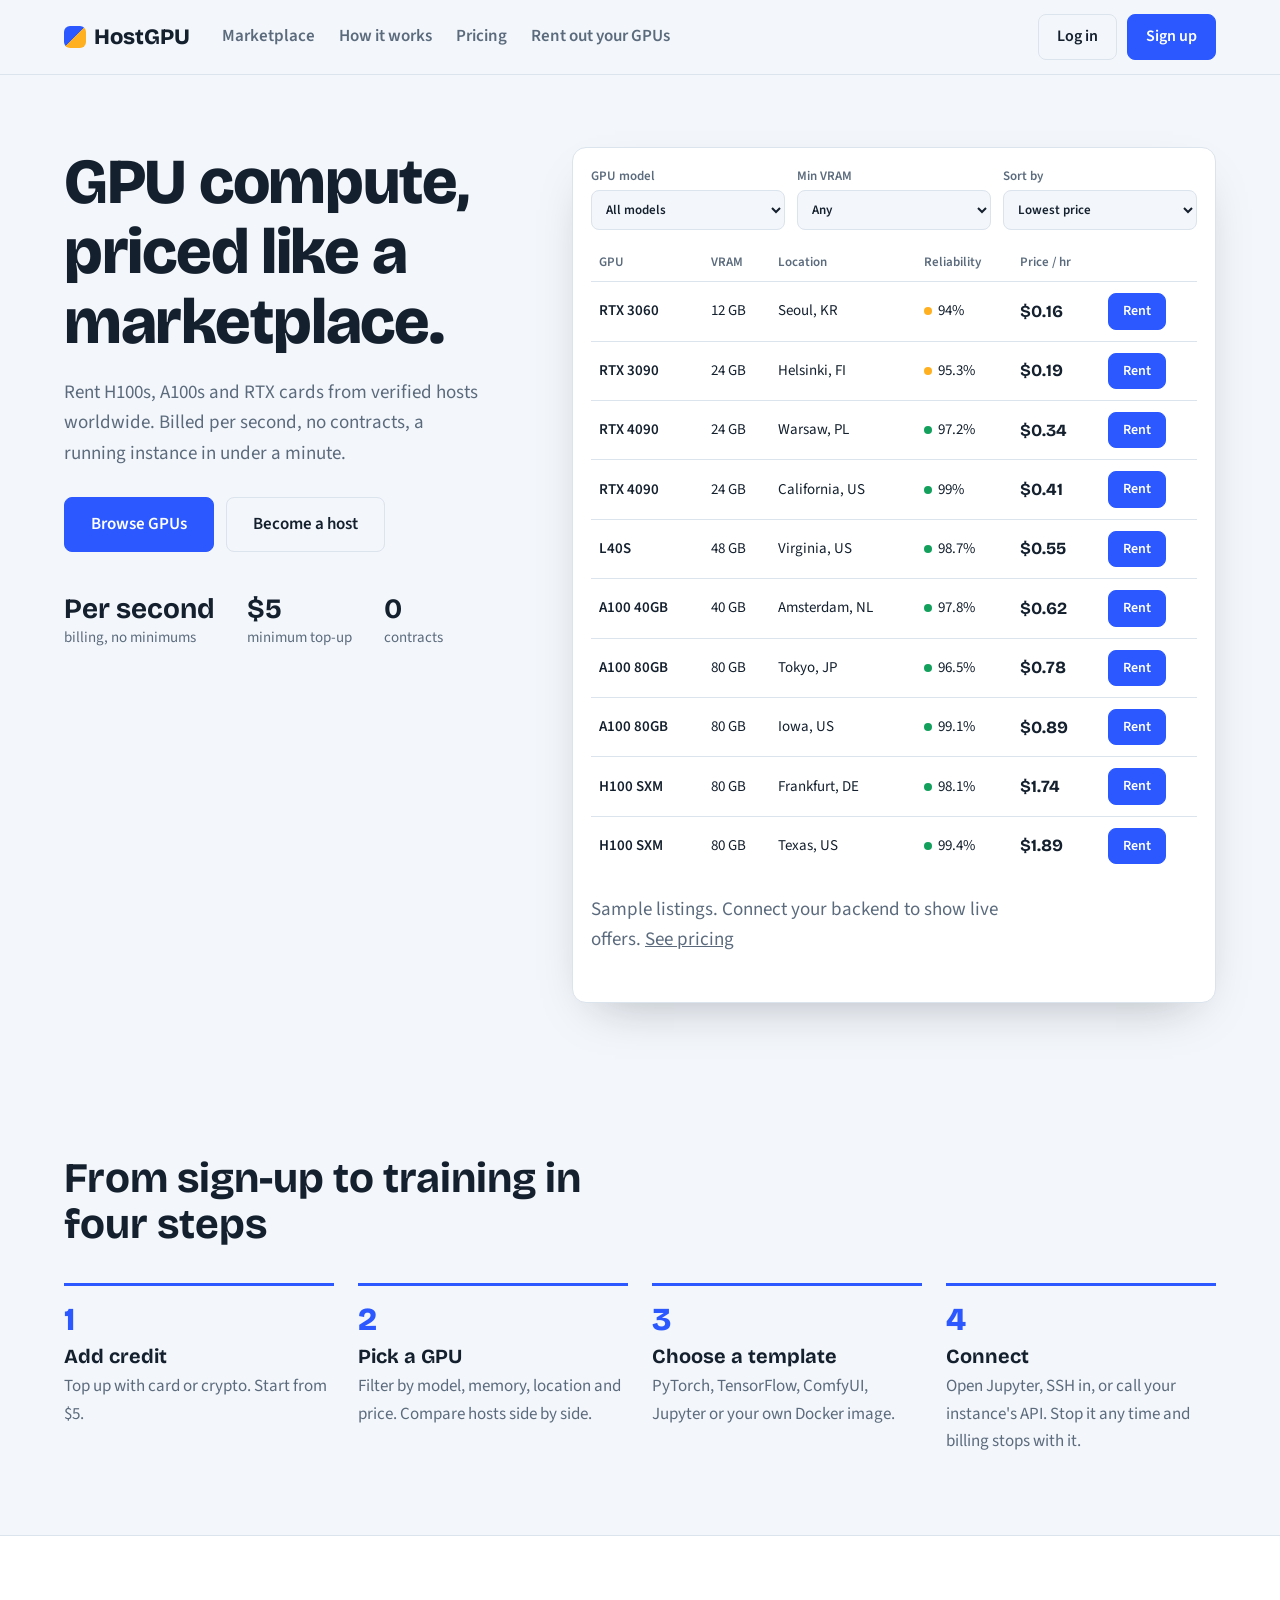
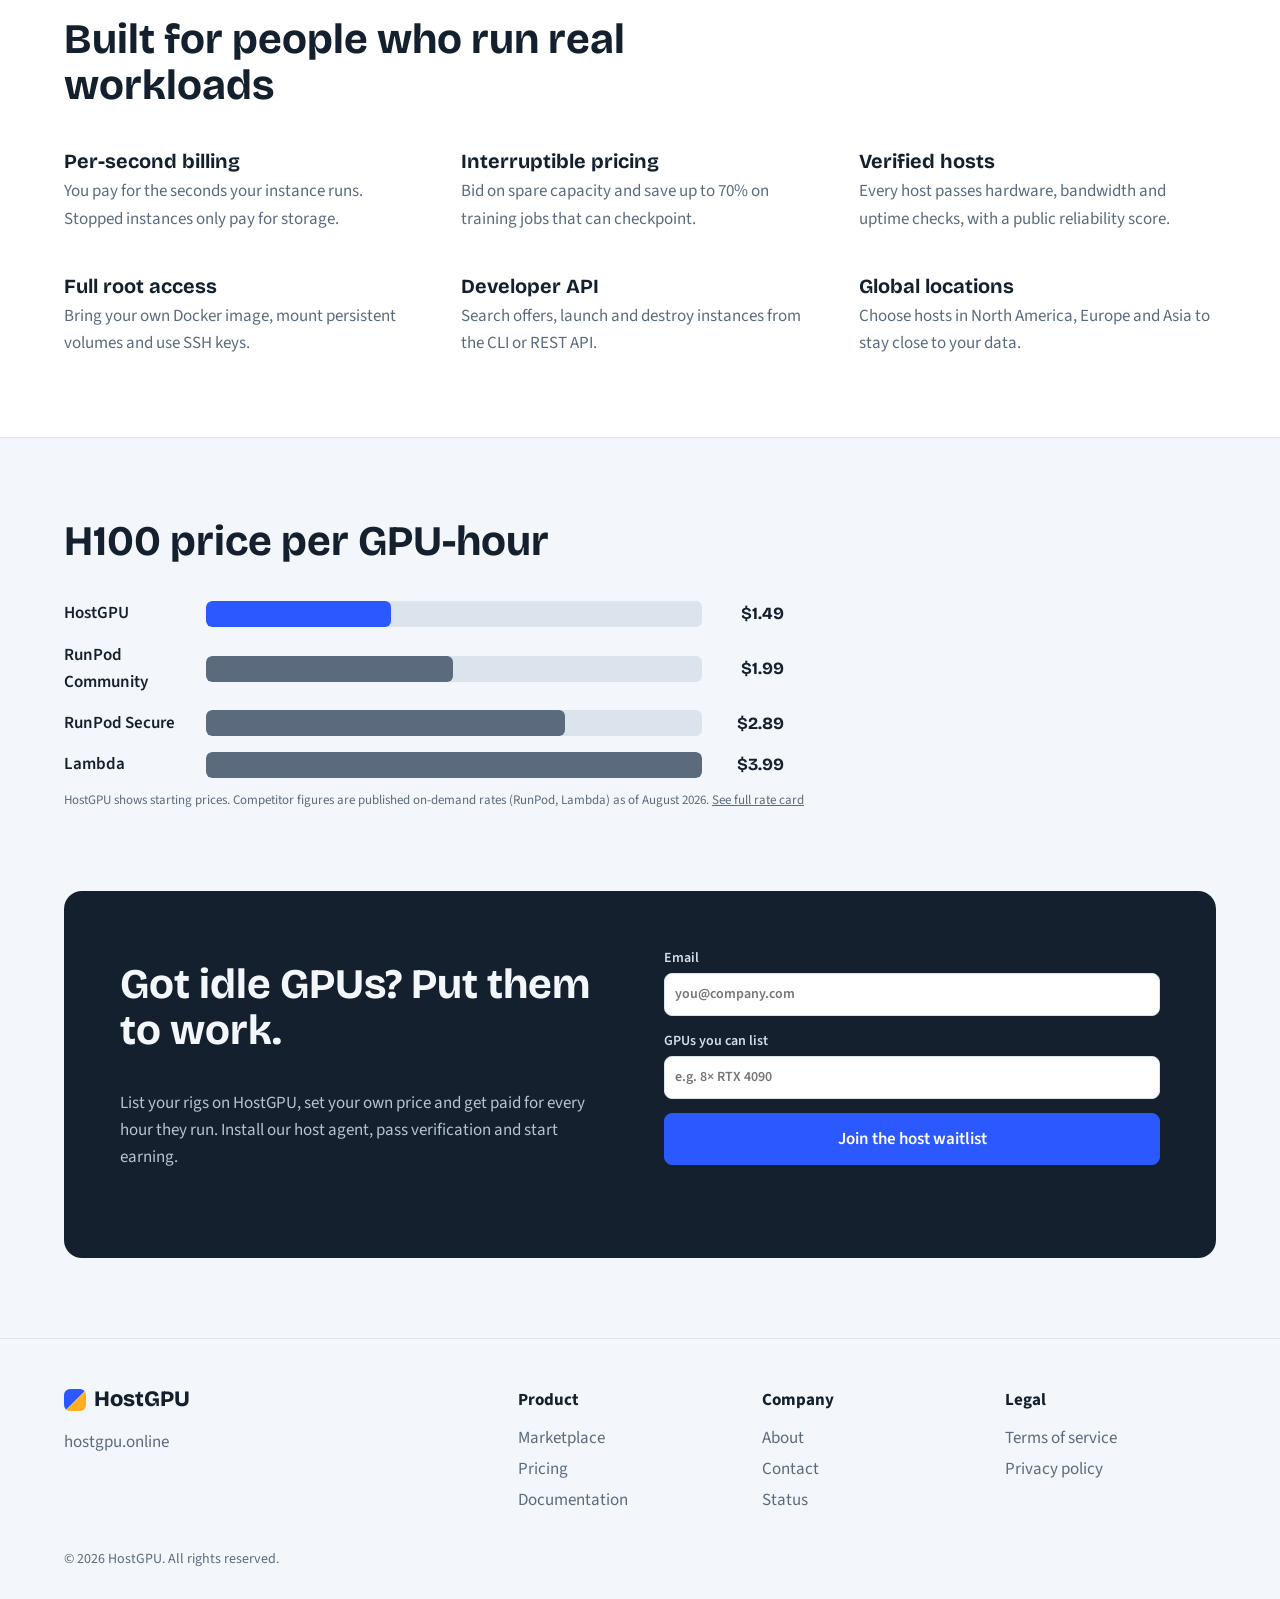
<file: index.html>
<!DOCTYPE html>
<html lang="en">
<head>
<meta charset="utf-8">
<meta name="viewport" content="width=device-width, initial-scale=1">
<title>HostGPU – Rent GPUs by the hour</title>
<meta name="description" content="Rent high-performance GPUs from a global marketplace at a fraction of cloud prices. Pay per second, launch in under a minute.">
<link rel="icon" href="data:image/svg+xml,<svg xmlns='http://www.w3.org/2000/svg' viewBox='0 0 100 100'><text y='.9em' font-size='90'>⚡</text></svg>">
<link rel="preconnect" href="https://fonts.googleapis.com">
<link rel="preconnect" href="https://fonts.gstatic.com" crossorigin>
<link href="https://fonts.googleapis.com/css2?family=Bricolage+Grotesque:wght@500;700;800&family=Source+Sans+3:wght@400;600&display=swap" rel="stylesheet">
<link rel="stylesheet" href="style.css">
</head>
<body>
<header class="nav">
  <a class="logo" href="#top"><span class="mark"></span>HostGPU</a>
  <nav id="menu">
    <a href="#market">Marketplace</a>
    <a href="#how">How it works</a>
    <a href="pricing.html">Pricing</a>
    <a href="#host">Rent out your GPUs</a>
  </nav>
  <div class="nav-cta"><a class="btn ghost" href="#">Log in</a><a class="btn" href="#">Sign up</a></div>
  <button class="burger" aria-label="Menu" onclick="document.body.classList.toggle('open')">☰</button>
</header>

<main id="top">
<section class="hero">
  <div class="hero-text">
    <h1>GPU compute, priced like a marketplace.</h1>
    <p>Rent H100s, A100s and RTX cards from verified hosts worldwide. Billed per second, no contracts, a running instance in under a minute.</p>
    <div class="hero-actions"><a class="btn big" href="#market">Browse GPUs</a><a class="btn big ghost" href="#host">Become a host</a></div>
    <dl class="stats"><div><dt>Per second</dt><dd>billing, no minimums</dd></div><div><dt>$5</dt><dd>minimum top-up</dd></div><div><dt>0</dt><dd>contracts</dd></div></dl>
  </div>

  <div class="market" id="market">
    <div class="filters">
      <label>GPU model
        <select id="fModel"><option value="">All models</option></select>
      </label>
      <label>Min VRAM
        <select id="fVram"><option value="0">Any</option><option value="24">24 GB+</option><option value="40">40 GB+</option><option value="80">80 GB+</option></select>
      </label>
      <label>Sort by
        <select id="fSort"><option value="price">Lowest price</option><option value="perf">Fastest</option><option value="rel">Most reliable</option></select>
      </label>
    </div>
    <div class="table-wrap">
      <table>
        <thead><tr><th>GPU</th><th>VRAM</th><th>Location</th><th>Reliability</th><th>Price / hr</th><th></th></tr></thead>
        <tbody id="offers"></tbody>
      </table>
    </div>
    <p class="note">Sample listings. Connect your backend to show live offers. <a href="pricing.html"><u>See pricing</u></a></p>
  </div>
</section>

<section id="how" class="section">
  <h2>From sign-up to training in four steps</h2>
  <ol class="steps">
    <li><h3>Add credit</h3><p>Top up with card or crypto. Start from $5.</p></li>
    <li><h3>Pick a GPU</h3><p>Filter by model, memory, location and price. Compare hosts side by side.</p></li>
    <li><h3>Choose a template</h3><p>PyTorch, TensorFlow, ComfyUI, Jupyter or your own Docker image.</p></li>
    <li><h3>Connect</h3><p>Open Jupyter, SSH in, or call your instance's API. Stop it any time and billing stops with it.</p></li>
  </ol>
</section>

<section class="section alt">
  <h2>Built for people who run real workloads</h2>
  <div class="features">
    <article><h3>Per-second billing</h3><p>You pay for the seconds your instance runs. Stopped instances only pay for storage.</p></article>
    <article><h3>Interruptible pricing</h3><p>Bid on spare capacity and save up to 70% on training jobs that can checkpoint.</p></article>
    <article><h3>Verified hosts</h3><p>Every host passes hardware, bandwidth and uptime checks, with a public reliability score.</p></article>
    <article><h3>Full root access</h3><p>Bring your own Docker image, mount persistent volumes and use SSH keys.</p></article>
    <article><h3>Developer API</h3><p>Search offers, launch and destroy instances from the CLI or REST API.</p></article>
    <article><h3>Global locations</h3><p>Choose hosts in North America, Europe and Asia to stay close to your data.</p></article>
  </div>
</section>

<section id="pricing" class="section">
  <h2>H100 price per GPU-hour</h2>
  <div class="bars" id="bars"></div>
  <p class="note">HostGPU shows starting prices. Competitor figures are published on-demand rates (RunPod, Lambda) as of August 2026. <a href="pricing.html"><u>See full rate card</u></a></p>
</section>

<section id="host" class="section host">
  <div>
    <h2>Got idle GPUs? Put them to work.</h2>
    <p>List your rigs on HostGPU, set your own price and get paid for every hour they run. Install our host agent, pass verification and start earning.</p>
  </div>
  <form id="hostForm" class="form">
    <label>Email<input type="email" name="email" required placeholder="you@company.com"></label>
    <label>GPUs you can list<input type="text" name="gpus" placeholder="e.g. 8× RTX 4090"></label>
    <button class="btn big" type="submit">Join the host waitlist</button>
    <p id="formMsg" role="status"></p>
  </form>
</section>
</main>

<footer class="footer">
  <div><a class="logo" href="#top"><span class="mark"></span>HostGPU</a><p>hostgpu.online</p></div>
  <div><h4>Product</h4><a href="#market">Marketplace</a><a href="pricing.html">Pricing</a><a href="#">Documentation</a></div>
  <div><h4>Company</h4><a href="#">About</a><a href="#">Contact</a><a href="#">Status</a></div>
  <div><h4>Legal</h4><a href="#">Terms of service</a><a href="#">Privacy policy</a></div>
  <p class="copy">© 2026 HostGPU. All rights reserved.</p>
</footer>
<script src="app.js"></script>
</body>
</html>
</file>
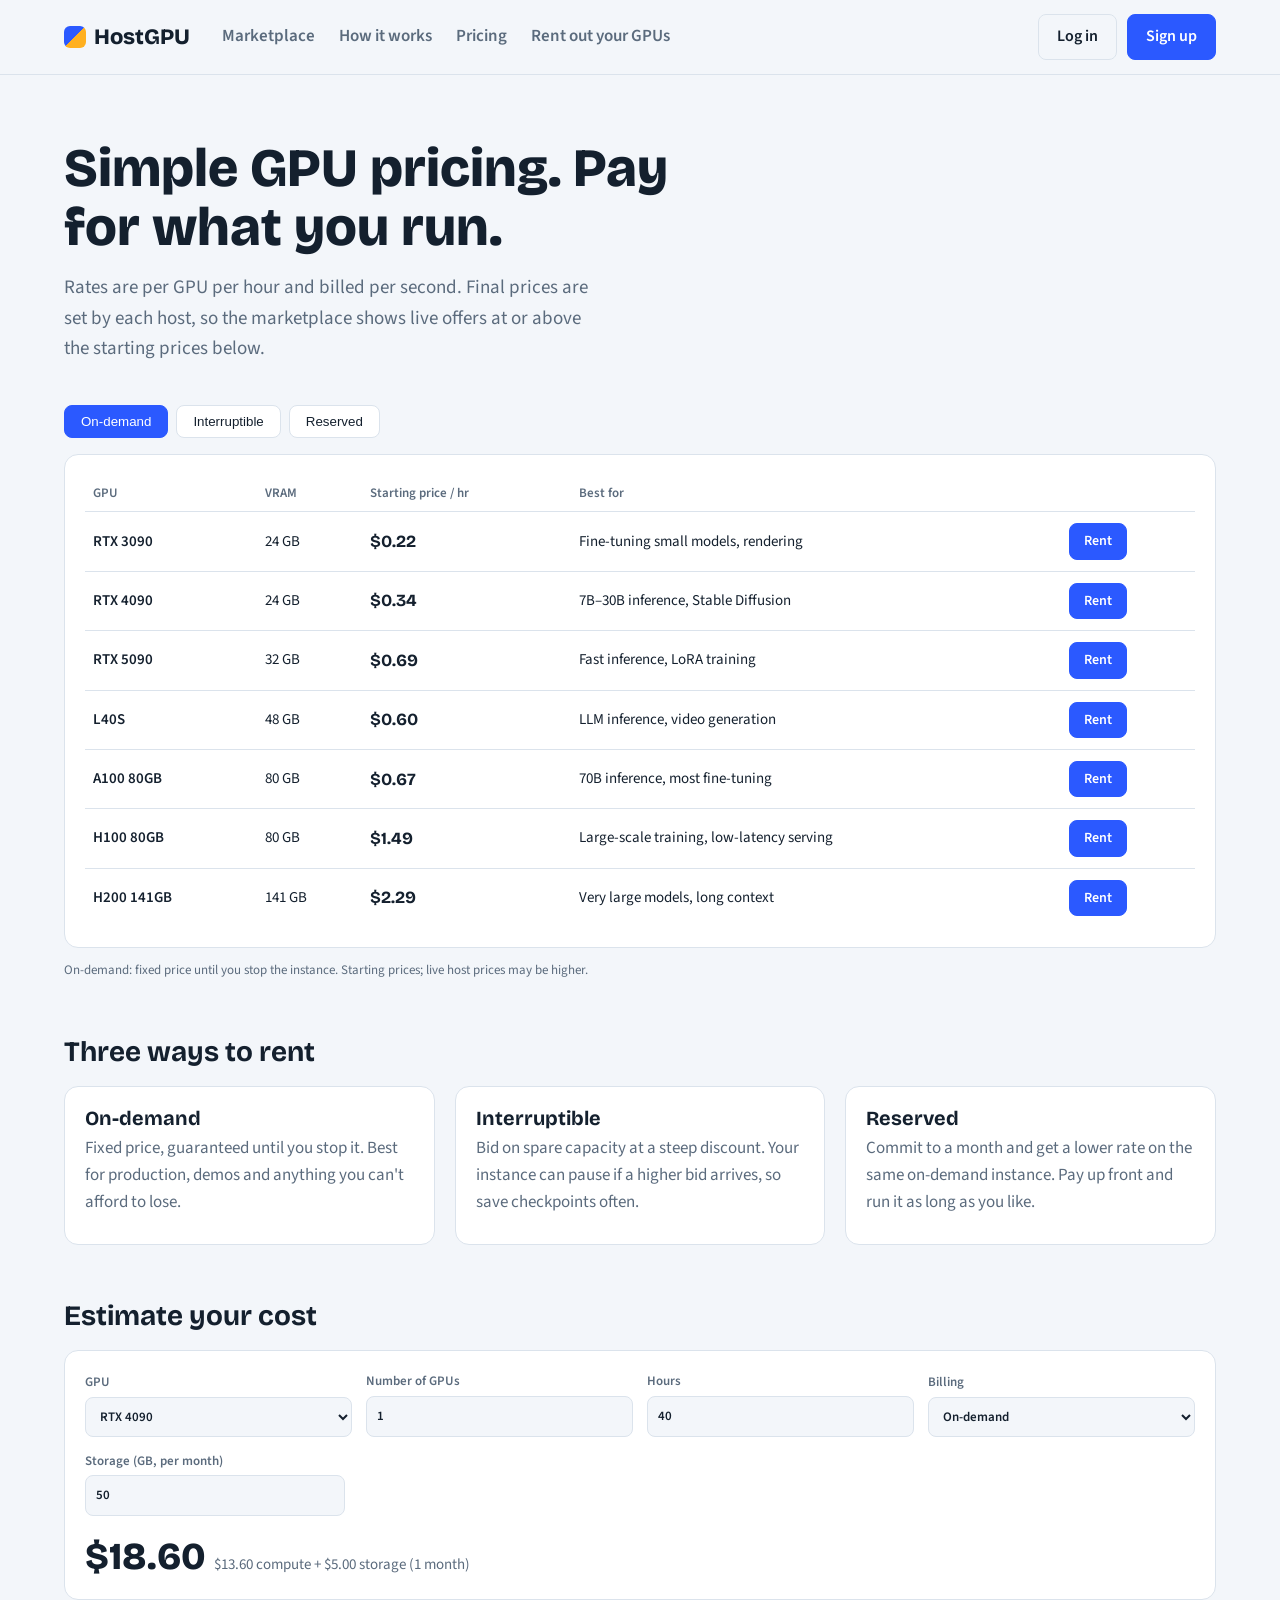
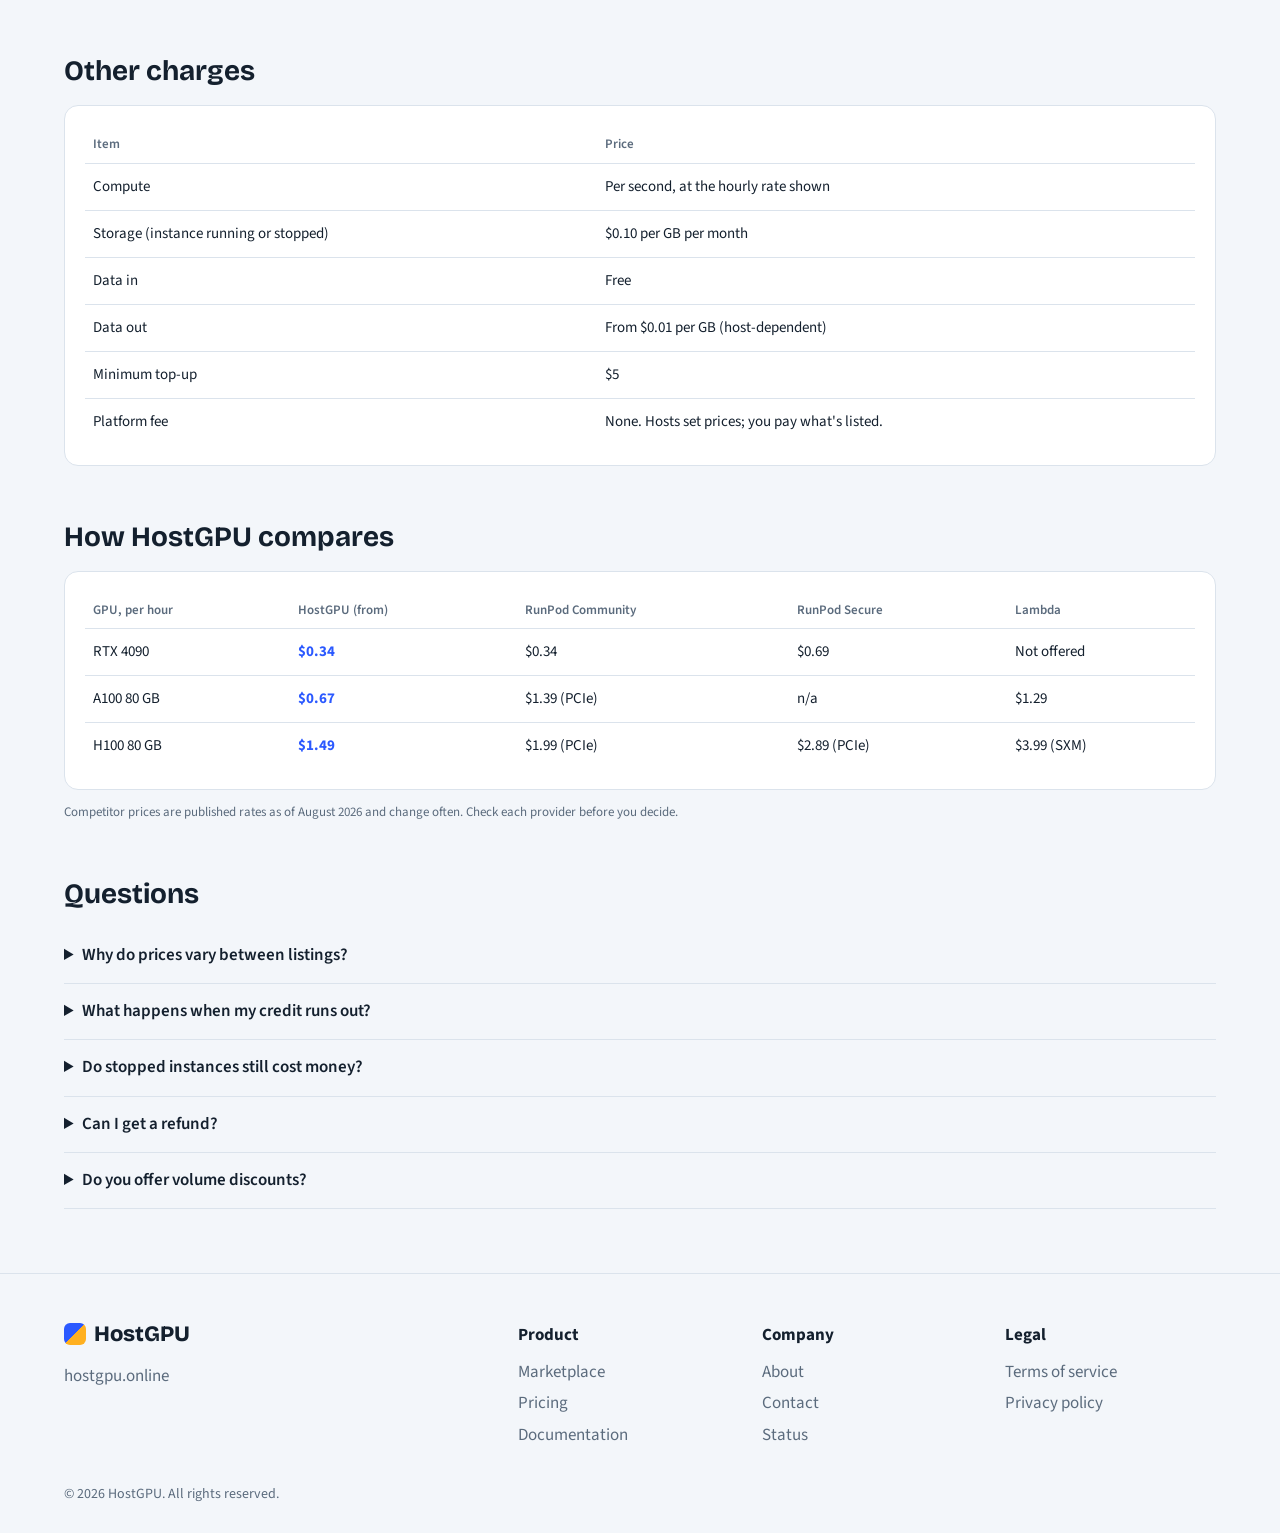
<file: pricing.html>
<!DOCTYPE html>
<html lang="en"><head>
<meta charset="utf-8"><meta name="viewport" content="width=device-width, initial-scale=1">
<title>Pricing – HostGPU</title>
<meta name="description" content="Transparent GPU rental pricing. On-demand, interruptible and reserved rates, per-second billing and a cost calculator.">
<link rel="preconnect" href="https://fonts.googleapis.com"><link rel="preconnect" href="https://fonts.gstatic.com" crossorigin>
<link href="https://fonts.googleapis.com/css2?family=Bricolage+Grotesque:wght@500;700;800&family=Source+Sans+3:wght@400;600&display=swap" rel="stylesheet">
<link rel="stylesheet" href="style.css">
</head><body>
<header class="nav">
  <a class="logo" href="index.html"><span class="mark"></span>HostGPU</a>
  <nav id="menu"><a href="index.html#market">Marketplace</a><a href="index.html#how">How it works</a><a href="pricing.html">Pricing</a><a href="index.html#host">Rent out your GPUs</a></nav>
  <div class="nav-cta"><a class="btn ghost" href="#">Log in</a><a class="btn" href="#">Sign up</a></div>
  <button class="burger" aria-label="Menu" onclick="document.body.classList.toggle('open')">☰</button>
</header>
<main class="page">
  <h1>Simple GPU pricing. Pay for what you run.</h1>
  <p class="lead">Rates are per GPU per hour and billed per second. Final prices are set by each host, so the marketplace shows live offers at or above the starting prices below.</p>

  <div class="tabs" role="group" aria-label="Billing type">
    <button data-t="od" aria-pressed="true">On-demand</button>
    <button data-t="in" aria-pressed="false">Interruptible</button>
    <button data-t="re" aria-pressed="false">Reserved</button>
  </div>
  <div class="card table-wrap"><table>
    <thead><tr><th>GPU</th><th>VRAM</th><th>Starting price / hr</th><th>Best for</th><th></th></tr></thead>
    <tbody id="rates"></tbody></table></div>
  <p class="note" id="tabNote"></p>

  <h2>Three ways to rent</h2>
  <div class="cols">
    <div class="card"><h3>On-demand</h3><p>Fixed price, guaranteed until you stop it. Best for production, demos and anything you can't afford to lose.</p></div>
    <div class="card"><h3>Interruptible</h3><p>Bid on spare capacity at a steep discount. Your instance can pause if a higher bid arrives, so save checkpoints often.</p></div>
    <div class="card"><h3>Reserved</h3><p>Commit to a month and get a lower rate on the same on-demand instance. Pay up front and run it as long as you like.</p></div>
  </div>

  <h2>Estimate your cost</h2>
  <div class="card">
    <div class="calc">
      <label>GPU<select id="cGpu"></select></label>
      <label>Number of GPUs<input id="cN" type="number" min="1" max="64" value="1"></label>
      <label>Hours<input id="cH" type="number" min="1" value="40"></label>
      <label>Billing<select id="cT"><option value="od">On-demand</option><option value="in">Interruptible</option><option value="re">Reserved</option></select></label>
    </div>
    <label style="display:grid;gap:4px;font-size:13px;font-weight:600;color:var(--muted);margin-top:14px;max-width:260px">Storage (GB, per month)<input id="cS" type="number" min="0" value="50"></label>
    <div class="total" id="total"></div>
  </div>

  <h2>Other charges</h2>
  <div class="card table-wrap"><table>
    <thead><tr><th>Item</th><th>Price</th></tr></thead>
    <tbody>
      <tr><td>Compute</td><td>Per second, at the hourly rate shown</td></tr>
      <tr><td>Storage (instance running or stopped)</td><td id="fStor"></td></tr>
      <tr><td>Data in</td><td>Free</td></tr>
      <tr><td>Data out</td><td id="fOut"></td></tr>
      <tr><td>Minimum top-up</td><td id="fMin"></td></tr>
      <tr><td>Platform fee</td><td id="fFee"></td></tr>
    </tbody></table></div>

  <h2>How HostGPU compares</h2>
  <div class="card table-wrap"><table>
    <thead><tr><th>GPU, per hour</th><th>HostGPU (from)</th><th>RunPod Community</th><th>RunPod Secure</th><th>Lambda</th></tr></thead>
    <tbody>
      <tr><td>RTX 4090</td><td class="num hl">$0.34</td><td class="num">$0.34</td><td class="num">$0.69</td><td>Not offered</td></tr>
      <tr><td>A100 80 GB</td><td class="num hl">$0.67</td><td class="num">$1.39 (PCIe)</td><td class="num">n/a</td><td class="num">$1.29</td></tr>
      <tr><td>H100 80 GB</td><td class="num hl">$1.49</td><td class="num">$1.99 (PCIe)</td><td class="num">$2.89 (PCIe)</td><td class="num">$3.99 (SXM)</td></tr>
    </tbody></table></div>
  <p class="note">Competitor prices are published rates as of August 2026 and change often. Check each provider before you decide.</p>

  <h2>Questions</h2>
  <details><summary>Why do prices vary between listings?</summary><p>Each host sets their own price based on hardware, location, bandwidth and reliability. Verified datacenter hosts usually cost more than home or small-farm hosts.</p></details>
  <details><summary>What happens when my credit runs out?</summary><p>Running instances are stopped and your data is kept for a grace period. Add credit and restart. Enable auto top-up to avoid interruptions.</p></details>
  <details><summary>Do stopped instances still cost money?</summary><p>You only pay storage for stopped instances. GPU compute stops billing the second you stop.</p></details>
  <details><summary>Can I get a refund?</summary><p>Unused credit can be refunded to your original payment method within 30 days. Used compute is not refundable.</p></details>
  <details><summary>Do you offer volume discounts?</summary><p>Yes. For 8+ GPUs or monthly spend over $5,000, contact us for custom rates.</p></details>
</main>
<footer class="footer">
  <div><a class="logo" href="index.html"><span class="mark"></span>HostGPU</a><p>hostgpu.online</p></div>
  <div><h4>Product</h4><a href="index.html#market">Marketplace</a><a href="pricing.html">Pricing</a><a href="#">Documentation</a></div>
  <div><h4>Company</h4><a href="#">About</a><a href="#">Contact</a><a href="#">Status</a></div>
  <div><h4>Legal</h4><a href="#">Terms of service</a><a href="#">Privacy policy</a></div>
  <p class="copy">© 2026 HostGPU. All rights reserved.</p>
</footer>
<script src="pricing.js"></script>
</body></html>
</file>
<file: style.css>
:root{--bg:#f3f6fa;--panel:#fff;--ink:#14202e;--muted:#5b6b7d;--line:#dbe3ec;--accent:#2b59ff;--accent-ink:#fff;--warm:#ffb020;--good:#12a05c;--r:10px}
@media(prefers-color-scheme:dark){:root{--bg:#0f1722;--panel:#172232;--ink:#e8eef6;--muted:#93a3b6;--line:#26364b;--accent:#5c82ff}}
*{box-sizing:border-box}
html{scroll-behavior:smooth}
@media(prefers-reduced-motion:reduce){html{scroll-behavior:auto}}
body{margin:0;background:var(--bg);color:var(--ink);font:400 17px/1.6 "Source Sans 3",system-ui,sans-serif}
h1,h2,h3,.logo{font-family:"Bricolage Grotesque",system-ui,sans-serif;line-height:1.1;margin:0}
a{color:inherit;text-decoration:none}
:focus-visible{outline:3px solid var(--warm);outline-offset:2px}
.nav{position:sticky;top:0;z-index:10;display:flex;align-items:center;gap:32px;padding:14px 5vw;background:color-mix(in srgb,var(--bg) 88%,transparent);backdrop-filter:blur(10px);border-bottom:1px solid var(--line)}
.logo{font-weight:800;font-size:22px;display:flex;align-items:center;gap:8px}
.mark{width:22px;height:22px;border-radius:6px;background:linear-gradient(135deg,var(--accent) 50%,var(--warm) 50%)}
#menu{display:flex;gap:24px;flex:1;color:var(--muted);font-weight:600}
#menu a:hover{color:var(--ink)}
.nav-cta{display:flex;gap:10px}
.burger{display:none;background:none;border:0;font-size:24px;color:var(--ink)}
.btn{display:inline-block;padding:9px 18px;border-radius:8px;background:var(--accent);color:var(--accent-ink);font-weight:600;border:1px solid var(--accent);cursor:pointer;font-family:inherit;font-size:16px}
.btn:hover{filter:brightness(1.1)}
.btn.ghost{background:transparent;color:var(--ink);border-color:var(--line)}
.btn.big{padding:13px 26px;font-size:17px}
.hero{display:grid;grid-template-columns:minmax(0,5fr) minmax(0,7fr);gap:48px;padding:72px 5vw;align-items:start}
.hero h1{font-size:clamp(38px,5vw,64px);font-weight:800;letter-spacing:-.02em}
.hero p{color:var(--muted);font-size:19px;max-width:46ch;margin:20px 0 28px}
.hero-actions{display:flex;gap:12px;flex-wrap:wrap}
.stats{display:flex;gap:32px;margin:40px 0 0}
.stats dt{font:700 28px "Bricolage Grotesque",sans-serif}
.stats dd{margin:0;color:var(--muted);font-size:15px}
.market{background:var(--panel);border:1px solid var(--line);border-radius:14px;padding:18px;box-shadow:0 20px 50px -25px rgba(20,32,46,.35)}
.filters{display:flex;gap:12px;flex-wrap:wrap;margin-bottom:14px}
.filters label{display:flex;flex-direction:column;font-size:13px;color:var(--muted);font-weight:600;gap:4px;flex:1;min-width:120px}
select,input{font:inherit;padding:9px 10px;border:1px solid var(--line);border-radius:8px;background:var(--bg);color:var(--ink)}
.table-wrap{overflow-x:auto}
table{width:100%;border-collapse:collapse;font-size:15px;min-width:520px}
th{text-align:left;font-weight:600;color:var(--muted);font-size:13px;padding:8px;border-bottom:1px solid var(--line)}
td{padding:11px 8px;border-bottom:1px solid var(--line);white-space:nowrap}
tr:last-child td{border-bottom:0}
td.gpu{font-weight:600}
td.price{font:700 17px "Bricolage Grotesque",sans-serif}
.rel{display:inline-flex;align-items:center;gap:6px}
.rel i{width:8px;height:8px;border-radius:50%;background:var(--good)}
.rel i.mid{background:var(--warm)}
.rent{padding:6px 14px;font-size:14px}
.note{font-size:13px;color:var(--muted);margin:12px 0 0}
.section{padding:80px 5vw}
.section.alt{background:var(--panel);border-block:1px solid var(--line)}
.section h2,.host h2{font-size:clamp(28px,3.5vw,42px);font-weight:700;max-width:22ch;margin-bottom:36px}
.steps{list-style:none;counter-reset:s;display:grid;grid-template-columns:repeat(4,1fr);gap:24px;padding:0;margin:0}
.steps li{counter-increment:s;border-top:3px solid var(--accent);padding-top:14px}
.steps li::before{content:counter(s);font:800 32px "Bricolage Grotesque",sans-serif;color:var(--accent)}
.steps h3,.features h3{font-size:20px;margin:6px 0}
.steps p,.features p{color:var(--muted);margin:0}
.features{display:grid;grid-template-columns:repeat(3,1fr);gap:36px 40px}
.bars{display:grid;gap:14px;max-width:720px}
.bar{display:grid;grid-template-columns:130px 1fr 70px;align-items:center;gap:12px}
.bar span:first-child{font-weight:600}
.bar div{height:26px;background:var(--line);border-radius:6px;overflow:hidden}
.bar div b{display:block;height:100%;background:var(--muted);border-radius:6px}
.bar.us div b{background:var(--accent)}
.bar em{font:700 17px "Bricolage Grotesque",sans-serif;font-style:normal;text-align:right}
.host{display:grid;grid-template-columns:1fr 1fr;gap:48px;align-items:center;background:var(--ink);color:var(--bg);margin:0 5vw 80px;border-radius:18px;padding:56px}
.host h2{color:var(--bg)}
.host p{color:#b6c3d3}
.form{display:grid;gap:14px}
.form label{display:grid;gap:4px;font-weight:600;font-size:14px;color:#d5deea}
.form input{background:#fff;color:#14202e}
#formMsg{margin:0;min-height:1.4em;color:var(--warm)!important}
.footer{display:grid;grid-template-columns:2fr 1fr 1fr 1fr;gap:32px;padding:48px 5vw 28px;border-top:1px solid var(--line);color:var(--muted)}
.footer h4{margin:0 0 8px;color:var(--ink)}
.footer a:not(.logo){display:block;padding:2px 0}
.footer a:hover{color:var(--ink)}
.footer .logo{color:var(--ink)}
.copy{grid-column:1/-1;font-size:14px;margin:0}
@media(max-width:900px){
 .hero{grid-template-columns:1fr;padding-top:40px}
 .steps{grid-template-columns:1fr 1fr}
 .features{grid-template-columns:1fr 1fr}
 .host{grid-template-columns:1fr;padding:32px}
 .footer{grid-template-columns:1fr 1fr}
 .burger{display:block;margin-left:auto}
 #menu,.nav-cta{display:none}
 .open #menu,.open .nav-cta{display:flex;position:absolute;left:0;right:0;background:var(--bg);padding:16px 5vw;flex-direction:column;border-bottom:1px solid var(--line)}
 .open #menu{top:100%}
 .open .nav-cta{top:calc(100% + 150px);flex-direction:row}
}
@media(max-width:560px){.steps,.features{grid-template-columns:1fr}.stats{gap:20px}.bar{grid-template-columns:90px 1fr 56px}}
.page{padding:64px 5vw}
.page h1{font-size:clamp(34px,4.5vw,54px);font-weight:800;max-width:20ch}
.page .lead{color:var(--muted);max-width:60ch;font-size:19px;margin:16px 0 40px}
.page h2{font-size:28px;margin:56px 0 18px;max-width:none}
.tabs{display:flex;gap:8px;margin-bottom:16px;flex-wrap:wrap}
.tabs button{padding:8px 16px;border:1px solid var(--line);border-radius:8px;background:var(--panel);color:var(--ink);font:600 15px inherit;cursor:pointer}
.tabs button[aria-pressed=true]{background:var(--accent);border-color:var(--accent);color:#fff}
.card{background:var(--panel);border:1px solid var(--line);border-radius:14px;padding:20px}
.cols{display:grid;grid-template-columns:repeat(3,1fr);gap:20px}
.cols h3{font-size:20px;margin-bottom:6px}.cols p{color:var(--muted);margin:0 0 8px}
.calc{display:grid;grid-template-columns:repeat(4,1fr) ;gap:14px;align-items:end}
.calc label{display:grid;gap:4px;font-size:13px;font-weight:600;color:var(--muted)}
.total{margin-top:18px;font:800 38px "Bricolage Grotesque",sans-serif}
.total small{font:400 15px "Source Sans 3",sans-serif;color:var(--muted);margin-left:8px}
details{border-bottom:1px solid var(--line);padding:14px 0}
summary{font-weight:600;cursor:pointer}details p{color:var(--muted);margin:8px 0 0;max-width:70ch}
td.num{font-variant-numeric:tabular-nums}
.hl{color:var(--accent);font-weight:700}
@media(max-width:900px){.cols{grid-template-columns:1fr}.calc{grid-template-columns:1fr 1fr}}
</file>
